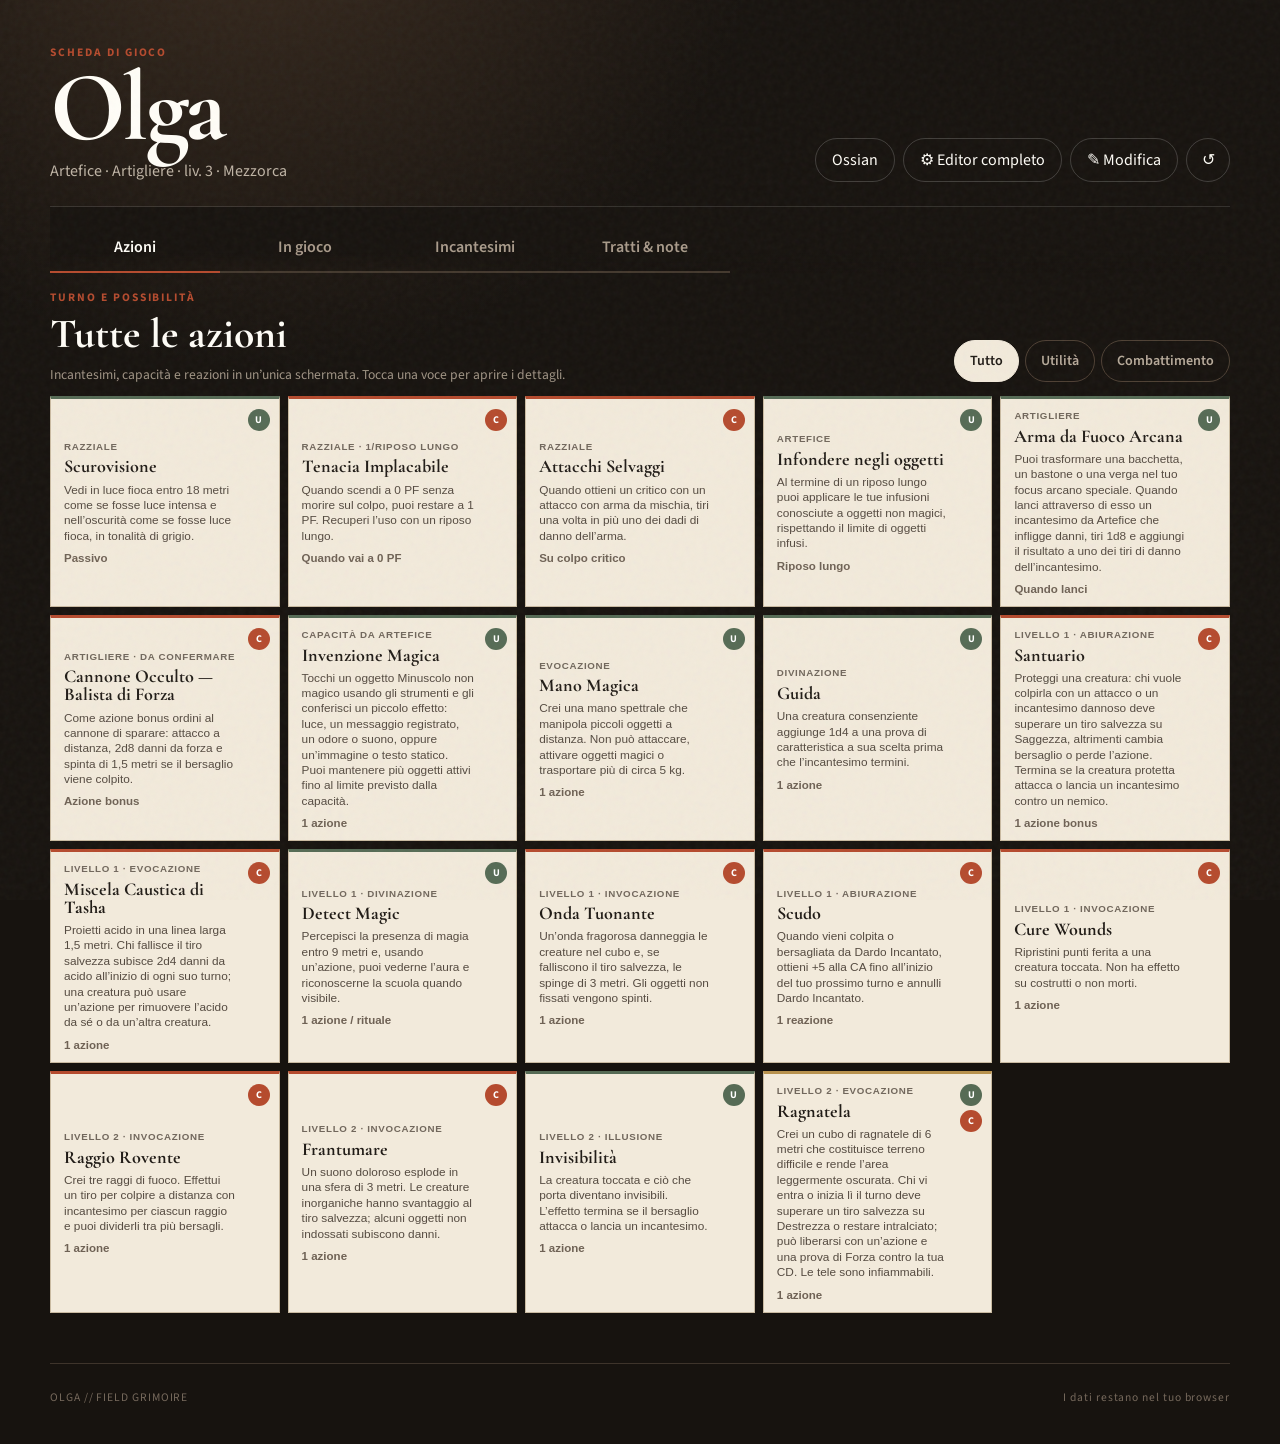
<file: index.html>
<!doctype html>
<html lang="it">
<head>
  <meta charset="utf-8">
  <meta name="viewport" content="width=device-width,initial-scale=1,viewport-fit=cover">
  <meta name="theme-color" content="#17130f">
  <meta name="description" content="Scheda rapida di Olga per Dungeons & Dragons">
  <title>Olga — Scheda D&D</title>
  <link rel="preconnect" href="https://fonts.googleapis.com">
  <link rel="preconnect" href="https://fonts.gstatic.com" crossorigin>
  <link href="https://fonts.googleapis.com/css2?family=Cormorant+Garamond:wght@600;700&family=Source+Sans+3:wght@400;500;600;700&display=swap" rel="stylesheet">
  <link rel="stylesheet" href="styles.css?v=20260829-2">
  <link rel="stylesheet" href="sheet-editor.css?v=2">
</head>
<body>
  <div class="grain" aria-hidden="true"></div>
  <header class="topbar">
    <div>
      <p class="eyebrow">Scheda di gioco</p>
      <h1 id="character-name">Olga</h1>
      <p class="subtitle" id="character-meta">Artefice · Artigliere · Mezzorca</p>
    </div>
    <div class="header-actions">
      <a class="icon-button" href="ossian/" style="display:grid;place-items:center;text-decoration:none">Ossian</a>
      <button class="icon-button" id="full-editor-button" type="button">⚙ <span>Editor completo</span></button>
      <button class="icon-button" id="edit-button" type="button" aria-label="Modifica scheda">✎ <span>Modifica</span></button>
      <button class="icon-button quiet" id="reset-button" type="button" aria-label="Ripristina dati iniziali">↺</button>
    </div>
  </header>

  <nav class="tabs" aria-label="Sezioni della scheda">
    <button class="tab active" data-tab="actions" type="button">Azioni</button>
    <button class="tab" data-tab="overview" type="button">In gioco</button>
    <button class="tab" data-tab="spells" type="button">Incantesimi</button>
    <button class="tab" data-tab="traits" type="button">Tratti & note</button>
  </nav>

  <main>
    <section class="panel active" id="actions" aria-labelledby="actions-heading">
      <div class="actions-head">
        <div><p class="eyebrow">Turno e possibilità</p><h2 id="actions-heading">Tutte le azioni</h2><p class="section-copy">Incantesimi, capacità e reazioni in un’unica schermata. Tocca una voce per aprire i dettagli.</p></div>
        <div class="action-filters" id="action-filters" aria-label="Filtra le azioni">
          <button class="action-filter active" data-action-filter="all" type="button">Tutto</button>
          <button class="action-filter" data-action-filter="utility" type="button">Utilità</button>
          <button class="action-filter" data-action-filter="combat" type="button">Combattimento</button>
        </div>
      </div>
      <div class="action-board" id="action-board"></div>
    </section>

    <section class="panel" id="overview" aria-labelledby="overview-heading">
      <h2 id="overview-heading" class="sr-only">Riepilogo in gioco</h2>
      <div class="vitals-grid">
        <article class="vital hp-card">
          <div class="vital-label">Punti ferita</div>
          <div class="counter-row">
            <button class="counter-button" data-counter="hp" data-delta="-1" aria-label="Riduci punti ferita">−</button>
            <strong><span id="hp-current">25</span><small>/ <span id="hp-max">25</span></small></strong>
            <button class="counter-button" data-counter="hp" data-delta="1" aria-label="Aumenta punti ferita">+</button>
          </div>
          <div class="hp-track"><span id="hp-fill"></span></div>
        </article>
        <article class="vital"><div class="vital-label">Classe Armatura</div><strong id="armor-class">14</strong><small>CA</small></article>
        <article class="vital"><div class="vital-label">Iniziativa</div><strong id="initiative">+2</strong><small>Destrezza</small></article>
        <article class="vital"><div class="vital-label">Velocità</div><strong id="speed">9 m</strong><small>per turno</small></article>
      </div>

      <div class="section-heading"><div><p class="eyebrow">Colpo d’occhio</p><h2>Caratteristiche</h2></div><span class="hint">Tocca una voce per i dettagli</span></div>
      <div class="abilities" id="abilities-list"></div>

      <div class="two-column">
        <article class="paper-card">
          <div class="card-heading"><div><p class="eyebrow">Combattimento</p><h2>Numeri rapidi</h2></div></div>
          <dl class="quick-list" id="quick-stats"></dl>
        </article>
        <article class="paper-card">
          <div class="card-heading"><div><p class="eyebrow">Promemoria</p><h2>Competenze</h2></div></div>
          <div class="tag-list" id="skills-list"></div>
        </article>
      </div>
    </section>

    <section class="panel" id="spells" aria-labelledby="spells-heading">
      <div class="spell-header">
        <div><p class="eyebrow">Grimorio rapido</p><h2 id="spells-heading">Incantesimi</h2><p class="section-copy">Tocca un incantesimo per vedere cosa fa, tiro, durata e concentrazione.</p><a class="compendium-link" href="https://dungeonedraghi.it/compendio/incantesimi/" target="_blank" rel="noopener noreferrer">Apri il compendio completo ↗</a></div>
        <div class="casting-box"><span>CD</span><strong id="spell-dc">13</strong><span>Attacco</span><strong id="spell-attack">+5</strong></div>
      </div>
      <div class="slot-board" id="slot-board"></div>
      <div class="spell-filters" id="spell-filters" aria-label="Filtri incantesimi"></div>
      <div class="spell-groups" id="spell-groups"></div>
      <p class="rules-note">Descrizioni sintetiche per il tavolo, basate sulle regole 5e. In caso di differenze fa fede il manuale usato dal tuo DM.</p>
    </section>

    <section class="panel" id="traits" aria-labelledby="traits-heading">
      <div class="section-heading"><div><p class="eyebrow">Identità e capacità</p><h2 id="traits-heading">Tratti & note</h2></div></div>
      <div class="traits-layout">
        <div class="trait-stack" id="traits-list"></div>
        <article class="paper-card session-notes"><div class="card-heading"><div><p class="eyebrow">Sessione</p><h2>Appunti veloci</h2></div></div><textarea id="session-notes" placeholder="PNG incontrati, indizi, promesse, tesori…" aria-label="Appunti della sessione"></textarea><p class="autosave">Salvataggio automatico su questo dispositivo</p></article>
      </div>
    </section>
  </main>

  <dialog id="detail-dialog">
    <button class="dialog-close" type="button" aria-label="Chiudi">×</button>
    <div id="dialog-content"></div>
  </dialog>

  <dialog id="edit-dialog">
    <button class="dialog-close" type="button" aria-label="Chiudi">×</button>
    <div class="dialog-title"><p class="eyebrow">Personalizza</p><h2>Modifica scheda</h2></div>
    <form id="edit-form">
      <div class="form-grid">
        <label>Nome<input name="name" required></label>
        <label>Classe / sottoclasse<input name="className"></label>
        <label>Razza<input name="race"></label>
        <label>Livello<input name="level" inputmode="numeric" type="number" min="1" max="20"></label>
        <label>PF attuali<input name="hpCurrent" inputmode="numeric" type="number" min="0"></label>
        <label>PF massimi<input name="hpMax" inputmode="numeric" type="number" min="1"></label>
        <label>Classe Armatura<input name="armorClass" inputmode="numeric" type="number"></label>
        <label>Velocità<input name="speed"></label>
        <label>CD incantesimi<input name="spellDc" inputmode="numeric" type="number"></label>
        <label>Bonus attacco magico<input name="spellAttack"></label>
      </div>
      <p class="form-note">Questa prima versione permette di correggere i dati principali. Gli appunti sono sempre modificabili dalla relativa sezione.</p>
      <button class="primary-button" type="submit">Salva modifiche</button>
    </form>
  </dialog>

  <footer><span>OLGA // FIELD GRIMOIRE</span><span>I dati restano nel tuo browser</span></footer>
  <script src="data.js?v=20260829-2"></script>
  <script src="app.js?v=20260829-3"></script>
  <script>window.SHEET_EDITOR_CONFIG={name:"Olga",key:"olga-dnd-sheet-v1",data:window.OLGA_DATA,buttonId:"full-editor-button",categories:true};window.DND_GITHUB_CONFIG={api:"https://multica-vps.tail3d6b6a.ts.net:10000",character:"olga",localKey:"olga-dnd-sheet-v1"}</script>
  <script src="sheet-editor.js?v=2"></script>
  <script src="github-save.js?v=1"></script>
</body>
</html>
</file>
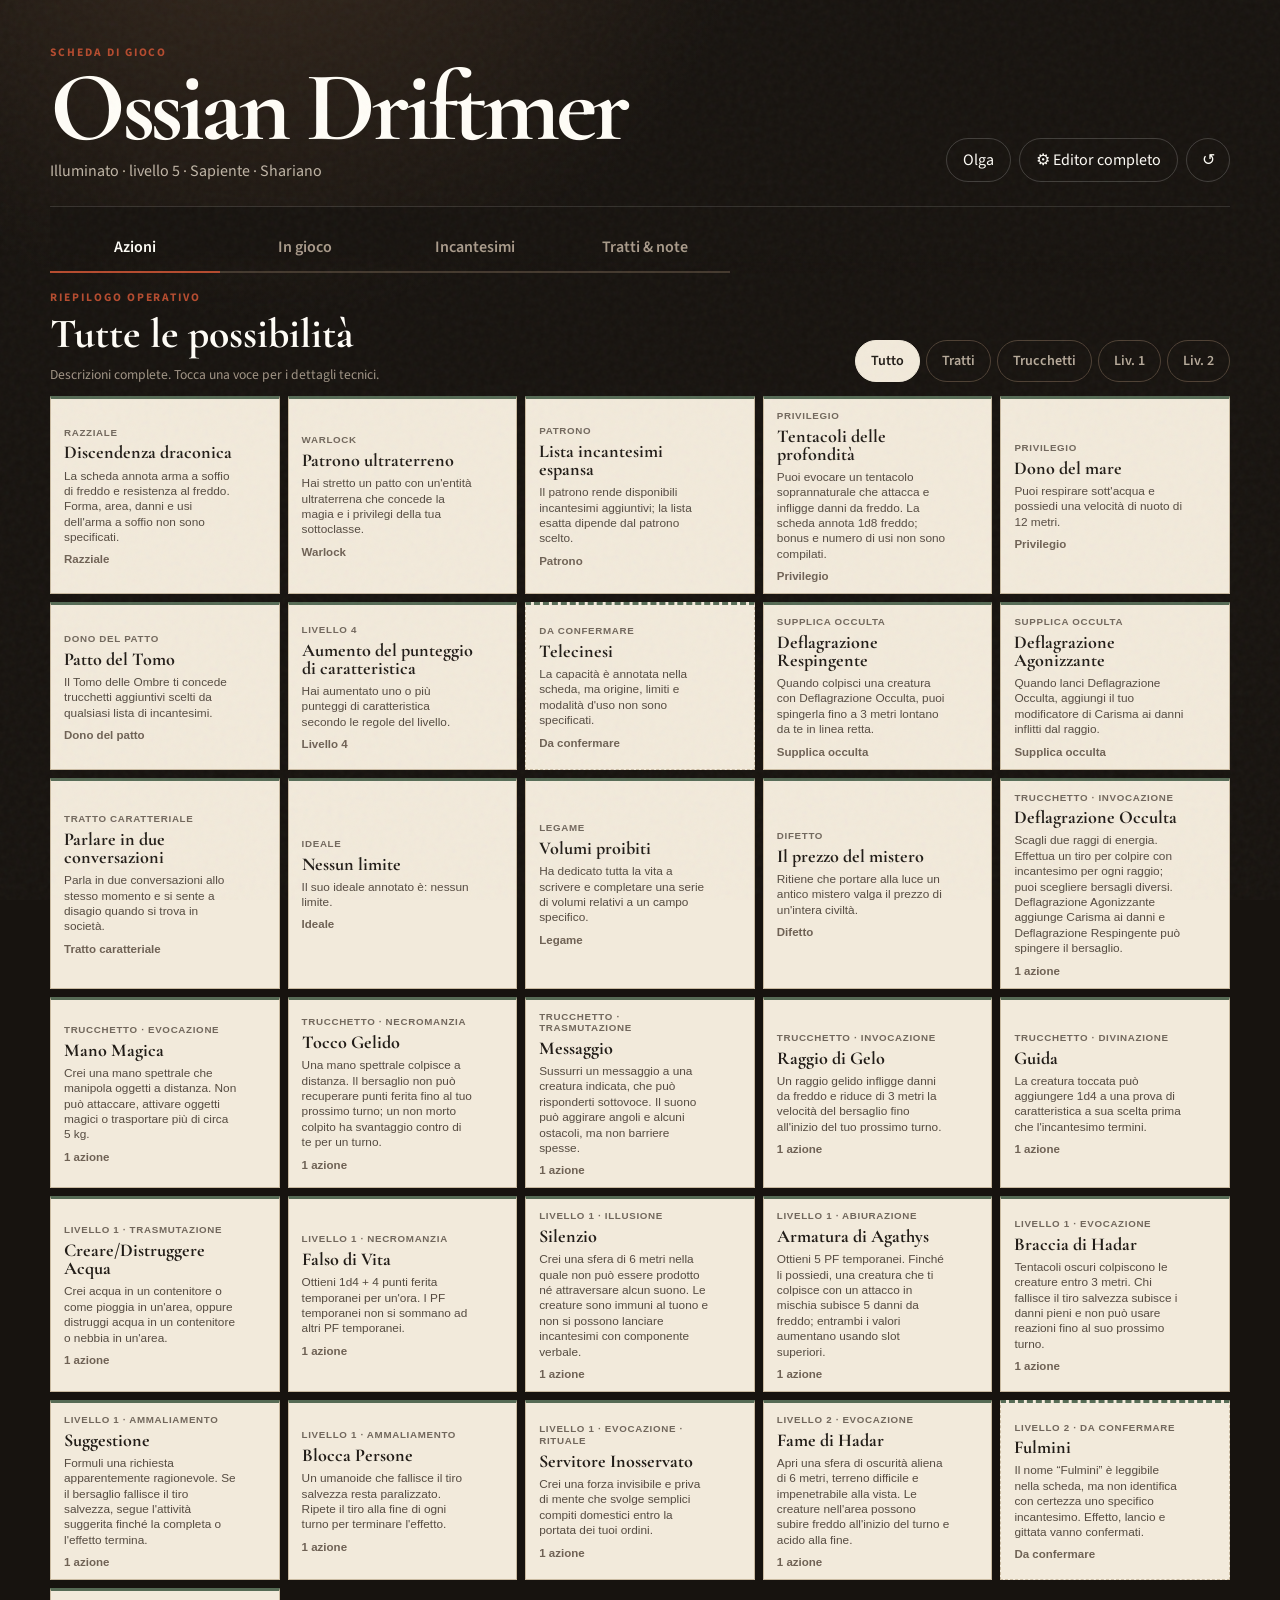
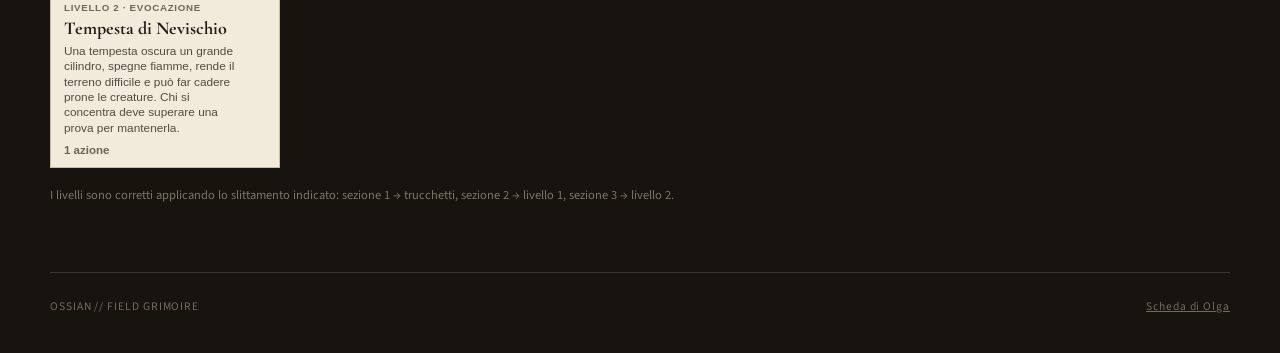
<file: ossian/index.html>
<!doctype html>
<html lang="it">
<head>
  <meta charset="utf-8">
  <meta name="viewport" content="width=device-width,initial-scale=1,viewport-fit=cover">
  <meta name="theme-color" content="#17130f">
  <meta name="description" content="Scheda interattiva di Ossian Driftmer per Dungeons & Dragons">
  <title>Ossian Driftmer — Scheda D&D</title>
  <link rel="preconnect" href="https://fonts.googleapis.com">
  <link rel="preconnect" href="https://fonts.gstatic.com" crossorigin>
  <link href="https://fonts.googleapis.com/css2?family=Cormorant+Garamond:wght@600;700&family=Source+Sans+3:wght@400;500;600;700&display=swap" rel="stylesheet">
  <link rel="stylesheet" href="../styles.css?v=20260829-2">
  <link rel="stylesheet" href="../sheet-editor.css?v=2">
  <link rel="stylesheet" href="ossian.css?v=1">
</head>
<body>
  <div class="grain" aria-hidden="true"></div>
  <header class="topbar">
    <div><p class="eyebrow">Scheda di gioco</p><h1 id="character-name">Ossian Driftmer</h1><p class="subtitle" id="character-meta"></p></div>
    <div class="header-actions"><a class="icon-button home-link" href="../">Olga</a><button class="icon-button" id="full-editor-button" type="button">⚙ <span>Editor completo</span></button><button class="icon-button quiet" id="reset-button" type="button" aria-label="Ripristina">↺</button></div>
  </header>
  <nav class="tabs" aria-label="Sezioni della scheda">
    <button class="tab active" data-tab="actions" type="button">Azioni</button>
    <button class="tab" data-tab="overview" type="button">In gioco</button>
    <button class="tab" data-tab="spells" type="button">Incantesimi</button>
    <button class="tab" data-tab="traits" type="button">Tratti & note</button>
  </nav>
  <main>
    <section class="panel active" id="actions">
      <div class="actions-head">
        <div><p class="eyebrow">Riepilogo operativo</p><h2>Tutte le possibilità</h2><p class="section-copy">Descrizioni complete. Tocca una voce per i dettagli tecnici.</p></div>
        <div class="action-filters" aria-label="Filtra"><button class="action-filter active" data-filter="all">Tutto</button><button class="action-filter" data-filter="trait">Tratti</button><button class="action-filter" data-filter="0">Trucchetti</button><button class="action-filter" data-filter="1">Liv. 1</button><button class="action-filter" data-filter="2">Liv. 2</button></div>
      </div>
      <div class="action-board" id="action-board"></div>
      <p class="rules-note">I livelli sono corretti applicando lo slittamento indicato: sezione 1 → trucchetti, sezione 2 → livello 1, sezione 3 → livello 2.</p>
    </section>
    <section class="panel" id="overview">
      <div class="vitals-grid ossian-vitals">
        <article class="vital hp-card"><span class="vital-label">Punti ferita</span><div class="counter-row"><button class="counter-button" data-counter="hp" data-delta="-1">−</button><strong><span id="hp-current"></span><small>/<span id="hp-max"></span></small></strong><button class="counter-button" data-counter="hp" data-delta="1">+</button></div></article>
        <article class="vital madness-card"><span class="vital-label">Punti follia</span><div class="counter-row"><button class="counter-button" data-counter="madness" data-delta="-1">−</button><strong><span id="madness-current"></span><small>/<span id="madness-max"></span></small></strong><button class="counter-button" data-counter="madness" data-delta="1">+</button></div></article>
        <article class="vital"><span class="vital-label">Classe armatura</span><strong id="armor-class"></strong></article>
        <article class="vital"><span class="vital-label">Iniziativa</span><strong id="initiative"></strong></article>
        <article class="vital"><span class="vital-label">Velocità</span><strong id="speed"></strong></article>
      </div>
      <div class="section-heading"><div><p class="eyebrow">Caratteristiche</p><h2>Punteggi e modificatori</h2></div></div>
      <div class="abilities" id="abilities-list"></div>
      <div class="two-column"><article class="paper-card"><p class="eyebrow">Tiri salvezza</p><h3>Competenze</h3><div class="tag-list" id="saves-list"></div></article><article class="paper-card"><p class="eyebrow">Abilità</p><h3>Competenze</h3><div class="tag-list" id="skills-list"></div></article></div>
      <div class="section-heading"><div><p class="eyebrow">Risorse</p><h2>Slot incantesimo</h2></div></div><div class="slot-board" id="slot-board"></div>
    </section>
    <section class="panel" id="spells">
      <div class="spell-header"><div><p class="eyebrow">Warlock</p><h2>Incantesimi</h2><p class="section-copy">Caratteristica: Carisma · CD 15 · attacco +7</p></div><div class="casting-box"><span>CD</span><strong>15</strong><span>Attacco</span><strong>+7</strong></div></div>
      <div class="slot-board" id="spell-slot-board"></div><div class="spell-groups" id="spell-groups"></div>
    </section>
    <section class="panel" id="traits">
      <div class="section-heading"><div><p class="eyebrow">Identità e poteri</p><h2>Tratti & note</h2></div></div>
      <div class="traits-layout"><div class="trait-stack" id="traits-list"></div><article class="paper-card session-notes"><p class="eyebrow">Appunti di sessione</p><h3>Note rapide</h3><textarea id="session-notes" placeholder="Scrivi qui..."></textarea><p class="autosave">Salvataggio automatico sul dispositivo</p></article></div>
      <div class="two-column"><article class="paper-card"><p class="eyebrow">Equipaggiamento</p><div class="tag-list" id="equipment-list"></div></article><article class="paper-card"><p class="eyebrow">Lingue</p><div class="tag-list" id="languages-list"></div></article></div>
    </section>
  </main>
  <dialog id="detail-dialog"><button class="dialog-close" type="button" aria-label="Chiudi">×</button><div id="dialog-content"></div></dialog>
  <footer><span>OSSIAN // FIELD GRIMOIRE</span><span><a href="../">Scheda di Olga</a></span></footer>
  <script src="data.js?v=1"></script><script src="app.js?v=1"></script>
  <script>window.SHEET_EDITOR_CONFIG={name:"Ossian",key:"ossian-dnd-sheet-v1",data:window.OSSIAN_DATA,buttonId:"full-editor-button",categories:false};window.DND_GITHUB_CONFIG={api:"https://multica-vps.tail3d6b6a.ts.net:10000",character:"ossian",localKey:"ossian-dnd-sheet-v1"}</script><script src="../sheet-editor.js?v=2"></script><script src="../github-save.js?v=1"></script>
</body>
</html>
</file>
<file: styles.css>
:root{--ink:#211c17;--muted:#71675c;--paper:#f2eadb;--paper-2:#e6dbc7;--line:#c9baa1;--night:#17130f;--night-2:#211b15;--ember:#b54b2e;--gold:#b8924e;--moss:#566b55;--white:#fffdf7;--radius:4px;--shadow:0 18px 50px rgba(16,12,8,.22)}*{box-sizing:border-box}html{background:var(--night);scroll-behavior:smooth}body{margin:0;min-height:100vh;color:var(--ink);background:radial-gradient(circle at 20% -10%,#3b2c20 0,transparent 32rem),var(--night);font-family:"Source Sans 3",sans-serif}.grain{position:fixed;inset:0;pointer-events:none;opacity:.17;z-index:10;background-image:url("data:image/svg+xml,%3Csvg viewBox='0 0 180 180' xmlns='http://www.w3.org/2000/svg'%3E%3Cfilter id='n'%3E%3CfeTurbulence type='fractalNoise' baseFrequency='.85' numOctaves='3' stitchTiles='stitch'/%3E%3C/filter%3E%3Crect width='100%25' height='100%25' filter='url(%23n)' opacity='.24'/%3E%3C/svg%3E")}.topbar,.tabs,main,footer{width:min(1180px,calc(100% - 32px));margin-inline:auto}.topbar{display:flex;justify-content:space-between;align-items:end;padding:44px 0 24px;color:var(--white);border-bottom:1px solid rgba(255,255,255,.12)}h1,h2,h3,p{margin-top:0}h1,h2,h3{font-family:"Cormorant Garamond",serif}h1{font-size:clamp(3rem,8vw,6.2rem);line-height:.78;letter-spacing:-.04em;margin-bottom:14px}h2{font-size:2rem;line-height:1;margin-bottom:0}h3{font-size:1.35rem;margin-bottom:4px}.eyebrow{margin-bottom:8px;font-size:.72rem;font-weight:700;letter-spacing:.17em;text-transform:uppercase;color:var(--ember)}.subtitle{margin:0;color:#bfb4a5;font-size:1rem}.header-actions{display:flex;gap:8px}.icon-button,.tab,.counter-button,.filter-button,.primary-button{font:inherit;cursor:pointer}.icon-button{min-height:44px;padding:0 16px;border:1px solid rgba(255,255,255,.18);background:transparent;color:var(--white);border-radius:999px}.icon-button.quiet{width:44px;padding:0}.tabs{position:sticky;top:0;z-index:9;display:flex;gap:0;padding-top:16px;background:linear-gradient(var(--night) 70%,transparent)}.tab{flex:0 1 170px;min-height:50px;border:0;border-bottom:2px solid #44392e;background:transparent;color:#a99b8b;font-weight:600}.tab.active{color:var(--white);border-color:var(--ember)}main{padding:14px 0 50px}.panel{display:none}.panel.active{display:block}.actions-head{display:flex;align-items:end;justify-content:space-between;gap:20px;margin:2px 0 12px;color:var(--white)}.actions-head h2{font-size:2.6rem}.actions-head .section-copy{margin-bottom:0}.action-filters{display:flex;gap:6px;padding-bottom:2px}.action-filter{min-height:42px;padding:0 15px;border:1px solid #4e4034;border-radius:999px;background:transparent;color:#b7aa9a;font:600 .88rem "Source Sans 3",sans-serif;cursor:pointer}.action-filter.active{background:var(--paper);border-color:var(--paper);color:var(--ink)}.action-board{display:grid;grid-template-columns:repeat(5,minmax(0,1fr));gap:8px}.action-item{position:relative;min-height:126px;padding:11px 42px 11px 13px;border:1px solid var(--line);border-top:3px solid var(--moss);background:var(--paper);color:var(--ink);text-align:left;cursor:pointer}.action-item.combat{border-top-color:var(--ember)}.action-item.both{border-top-color:var(--gold)}.action-item:hover{background:#fff8ec;transform:translateY(-1px)}.action-item h3{margin:5px 0 7px;font-size:1.13rem;line-height:1}.action-kicker{display:block;color:var(--muted);font-size:.61rem;font-weight:700;line-height:1.2;letter-spacing:.07em;text-transform:uppercase}.action-summary{display:block;margin-bottom:8px;color:#554b41;font-size:.74rem;line-height:1.3}.action-timing{display:block;color:#6f6255;font-size:.72rem;font-weight:700}.action-marks{position:absolute;right:9px;top:10px;display:grid;gap:4px}.mark{display:grid;place-items:center;width:22px;height:22px;border-radius:50%;color:#fff;font:normal 700 .64rem "Source Sans 3",sans-serif}.utility-mark{background:var(--moss)}.combat-mark{background:var(--ember)}.vitals-grid{display:grid;grid-template-columns:2fr repeat(3,1fr);gap:12px}.vital{min-height:154px;padding:22px;background:var(--paper);border:1px solid var(--line);border-radius:var(--radius);box-shadow:inset 0 0 25px rgba(74,45,18,.06);position:relative;overflow:hidden}.vital:after,.paper-card:after,.trait-card:after{content:"";position:absolute;inset:6px;border:1px solid rgba(85,57,31,.12);pointer-events:none}.vital-label{font-size:.74rem;font-weight:700;letter-spacing:.12em;text-transform:uppercase;color:var(--muted)}.vital>strong{display:block;font-family:"Cormorant Garamond",serif;font-size:4rem;line-height:1;margin:13px 0 2px}.vital>small{color:var(--muted)}.hp-card{background:var(--ember);color:var(--white);border-color:#d87559}.hp-card .vital-label,.hp-card small{color:#f4c6b8}.counter-row{display:grid;grid-template-columns:44px 1fr 44px;align-items:center;text-align:center;margin-top:8px}.counter-row strong{font-family:"Cormorant Garamond",serif;font-size:4.2rem;line-height:1}.counter-row small{font-size:1.4rem}.counter-button{width:44px;height:44px;border:1px solid rgba(255,255,255,.35);border-radius:50%;background:rgba(0,0,0,.1);color:var(--white);font-size:1.5rem}.hp-track{height:4px;margin-top:11px;background:rgba(0,0,0,.2)}.hp-track span{display:block;height:100%;background:var(--white);transition:width .25s ease}.section-heading,.spell-header{display:flex;align-items:end;justify-content:space-between;margin:38px 0 15px;color:var(--white)}.section-heading .eyebrow,.spell-header .eyebrow{margin-bottom:5px}.hint,.section-copy{color:#9f9384;font-size:.85rem}.abilities{display:grid;grid-template-columns:repeat(6,1fr);gap:10px}.ability{position:relative;min-height:126px;padding:16px;background:var(--paper);border:1px solid var(--line);border-radius:var(--radius);text-align:center;cursor:pointer}.ability:hover{transform:translateY(-2px);border-color:var(--gold)}.ability-name{font-size:.7rem;font-weight:700;letter-spacing:.11em;color:var(--muted)}.ability-score{font-family:"Cormorant Garamond",serif;font-size:3.4rem;line-height:1}.ability-mod{display:inline-grid;place-items:center;width:42px;height:42px;margin-top:3px;border:1px solid var(--ink);border-radius:50%;font-weight:700}.two-column,.traits-layout{display:grid;grid-template-columns:1fr 1fr;gap:14px;margin-top:14px}.paper-card,.trait-card{position:relative;padding:24px;background:var(--paper);border:1px solid var(--line);border-radius:var(--radius);box-shadow:var(--shadow)}.card-heading{padding-bottom:15px;border-bottom:1px solid var(--line)}.quick-list{margin:0}.quick-list div{display:flex;justify-content:space-between;gap:20px;padding:11px 0;border-bottom:1px dotted var(--line)}.quick-list dt{color:var(--muted)}.quick-list dd{margin:0;font-weight:700}.tag-list{display:flex;flex-wrap:wrap;gap:8px;padding-top:17px}.tag{padding:8px 12px;border:1px solid var(--line);background:#e9decc;border-radius:999px;font-size:.88rem;font-weight:600}.spell-header{align-items:center}.spell-header h2{font-size:3.4rem}.section-copy{margin:9px 0 0;max-width:540px}.compendium-link{display:inline-block;margin-top:13px;color:#d6b06a;font-size:.88rem;font-weight:700;text-decoration:none;border-bottom:1px solid rgba(214,176,106,.45)}.compendium-link:hover{color:#f1cf8f;border-color:currentColor}.casting-box{display:grid;grid-template-columns:auto auto;gap:3px 12px;align-items:baseline;padding:13px 18px;border:1px solid #59493b;color:#baa995}.casting-box strong{font-family:"Cormorant Garamond",serif;font-size:2rem;color:var(--white)}.slot-board{display:grid;grid-template-columns:repeat(2,minmax(0,260px));gap:10px;margin-bottom:18px}.slot-level{padding:14px 16px;background:#282119;border:1px solid #44382d;color:var(--white)}.slot-top{display:flex;justify-content:space-between;margin-bottom:10px}.slot-top span{color:#a99a89;font-size:.8rem}.slot-pips{display:flex;gap:8px}.slot-pip{width:32px;height:32px;border:1px solid #7b6955;border-radius:50%;background:transparent;cursor:pointer}.slot-pip.used{background:var(--ember);border-color:var(--ember);box-shadow:inset 0 0 0 5px #282119}.spell-filters{display:flex;gap:8px;overflow:auto;padding:4px 0 14px}.filter-button{white-space:nowrap;min-height:40px;padding:0 14px;border:1px solid #4f4337;border-radius:999px;background:transparent;color:#b7aa9a}.filter-button.active{background:var(--paper);border-color:var(--paper);color:var(--ink)}.spell-groups{display:grid;gap:20px}.spell-level-title{display:flex;align-items:center;gap:12px;color:var(--white);margin:12px 0}.spell-level-title span{font-size:.75rem;text-transform:uppercase;letter-spacing:.13em;color:#938575}.spell-grid{display:grid;grid-template-columns:repeat(3,1fr);gap:10px}.spell-card{min-height:154px;padding:18px;text-align:left;border:1px solid var(--line);background:var(--paper);color:var(--ink);cursor:pointer;position:relative}.spell-card:hover{border-color:var(--gold);background:#f7f0e4}.spell-meta{display:flex;gap:7px;flex-wrap:wrap;margin-top:14px}.spell-badge{font-size:.7rem;padding:4px 7px;border:1px solid var(--line);border-radius:999px;color:var(--muted)}.uncertain{color:#8a4d22}.rules-note{color:#817364;font-size:.78rem;margin:18px 0}.traits-layout{grid-template-columns:1.15fr .85fr}.trait-stack{display:grid;gap:10px}.trait-card{box-shadow:none}.trait-card p{margin-bottom:0;color:#5e5449}.session-notes textarea{display:block;width:100%;min-height:350px;padding:18px 0;border:0;resize:vertical;background:transparent;color:var(--ink);font:1rem/1.6 "Source Sans 3",sans-serif;outline:none}.autosave{margin:0;color:var(--muted);font-size:.78rem}dialog{width:min(650px,calc(100% - 24px));max-height:88vh;overflow:auto;padding:32px;border:1px solid #6d5a45;border-radius:var(--radius);background:var(--paper);color:var(--ink);box-shadow:0 30px 90px rgba(0,0,0,.6)}dialog::backdrop{background:rgba(11,8,6,.82);backdrop-filter:blur(3px)}.dialog-close{position:absolute;right:12px;top:10px;width:44px;height:44px;border:0;background:transparent;font-size:2rem;cursor:pointer}.detail-meta{display:flex;gap:8px;flex-wrap:wrap;margin:12px 0 20px}.detail-summary{font-size:1.1rem;line-height:1.55}.detail-grid{display:grid;grid-template-columns:1fr 1fr;gap:8px;margin-top:22px}.detail-grid div{padding:10px;border-top:1px solid var(--line)}.detail-grid span{display:block;font-size:.72rem;text-transform:uppercase;color:var(--muted)}.external-link{display:flex;align-items:center;justify-content:center;min-height:48px;margin-top:24px;padding:10px 16px;background:var(--night);color:var(--white);font-weight:700;text-decoration:none;border:1px solid var(--night)}.external-link:hover{background:var(--ember);border-color:var(--ember)}.dialog-title h2{font-size:2.5rem}.form-grid{display:grid;grid-template-columns:1fr 1fr;gap:12px}.form-grid label{font-size:.76rem;font-weight:700;text-transform:uppercase;letter-spacing:.06em;color:var(--muted)}.form-grid input{display:block;width:100%;margin-top:5px;padding:12px;border:1px solid var(--line);background:#fffaf0;font:1rem "Source Sans 3",sans-serif}.form-note{font-size:.82rem;color:var(--muted)}.primary-button{min-height:48px;padding:0 22px;border:0;background:var(--ember);color:white;font-weight:700}footer{display:flex;justify-content:space-between;padding:25px 0 38px;border-top:1px solid #3e342b;color:#76695c;font-size:.72rem;letter-spacing:.08em}.sr-only{position:absolute;width:1px;height:1px;padding:0;margin:-1px;overflow:hidden;clip:rect(0,0,0,0);white-space:nowrap;border:0}:focus-visible{outline:3px solid var(--gold);outline-offset:2px}@media(max-width:1050px){.action-board{grid-template-columns:repeat(4,minmax(0,1fr))}}@media(max-width:800px){.actions-head{align-items:start}.action-board{grid-template-columns:repeat(3,minmax(0,1fr))}.topbar{padding-top:30px}.icon-button span{display:none}.tabs{width:100%;padding-inline:16px}.tab{flex:1}.vitals-grid{grid-template-columns:1fr 1fr}.hp-card{grid-column:1/-1}.abilities{grid-template-columns:repeat(3,1fr)}.two-column,.traits-layout{grid-template-columns:1fr}.spell-grid{grid-template-columns:1fr 1fr}.spell-header{align-items:end}.section-heading .hint{display:none}}@media(max-width:520px){.topbar,main,footer{width:min(100% - 20px,1180px)}h1{font-size:4rem}.actions-head{display:block}.actions-head h2{font-size:2rem}.actions-head .section-copy{display:none}.action-filters{margin:10px 0}.action-filter{flex:1;padding:0 8px}.action-board{grid-template-columns:repeat(2,minmax(0,1fr));gap:6px}.action-item{min-height:116px;padding:9px 34px 9px 10px}.action-item h3{font-size:1rem}.action-marks{right:6px;top:7px}.mark{width:20px;height:20px}.vital{min-height:128px;padding:16px}.vital>strong{font-size:3rem}.abilities{gap:6px}.ability{min-height:110px;padding:12px 6px}.ability-score{font-size:2.8rem}.spell-header{display:block}.casting-box{margin-top:16px;width:max-content}.slot-board,.spell-grid{grid-template-columns:1fr}.form-grid{grid-template-columns:1fr}.paper-card,.trait-card{padding:20px}.counter-row strong{font-size:3.6rem}footer{display:block}footer span{display:block;margin-top:6px}}@media(prefers-reduced-motion:reduce){*{scroll-behavior:auto!important;transition:none!important}}
</file>
<file: sheet-editor.css>
.sheet-editor{width:min(1120px,calc(100% - 20px));height:min(900px,94vh);max-height:94vh;padding:0;background:#f2eadb}.se-shell{display:grid;grid-template-rows:auto auto 1fr auto;height:100%}.se-header{display:flex;justify-content:space-between;align-items:center;padding:22px 26px 16px;border-bottom:1px solid var(--line)}.se-header h2{font-size:2.35rem}.se-header .eyebrow{margin-bottom:4px}.se-close{width:44px;height:44px;border:0;background:transparent;font-size:2rem;cursor:pointer}.se-nav{display:flex;gap:4px;padding:8px 18px;border-bottom:1px solid var(--line);overflow:auto}.se-nav button{white-space:nowrap;padding:10px 13px;border:0;border-bottom:2px solid transparent;background:transparent;color:var(--muted);font-weight:700;cursor:pointer}.se-nav button.active{color:var(--ink);border-color:var(--ember)}.se-content{overflow:auto;padding:22px 26px}.se-intro{display:flex;align-items:center;justify-content:space-between;gap:20px;margin-bottom:16px}.se-intro h3{font-size:1.7rem;margin-bottom:3px}.se-intro p{margin:0;color:var(--muted)}.se-grid{display:grid;grid-template-columns:repeat(3,minmax(0,1fr));gap:12px}.se-field{display:block;font-size:.75rem;font-weight:700;text-transform:uppercase;letter-spacing:.04em;color:var(--muted)}.se-field input,.se-field textarea{display:block;width:100%;margin-top:5px;padding:11px;border:1px solid var(--line);background:#fffaf0;color:var(--ink);font:1rem "Source Sans 3",sans-serif;text-transform:none;letter-spacing:0}.se-field textarea{min-height:95px;resize:vertical}.se-wide{margin-top:12px}.se-cards{display:grid;gap:12px}.se-card{padding:16px;border:1px solid var(--line);background:#ebe0ce}.se-card-head{display:flex;align-items:center;justify-content:space-between;margin-bottom:12px}.se-card-head strong{font-family:"Cormorant Garamond",serif;font-size:1.35rem}.se-delete{border:0;background:transparent;color:#9b3d28;font-weight:700;cursor:pointer}.se-add,.se-secondary,.se-primary{min-height:42px;padding:0 15px;border:1px solid var(--line);font-weight:700;cursor:pointer}.se-add,.se-secondary{background:#fffaf0;color:var(--ink)}.se-primary{background:var(--ember);border-color:var(--ember);color:#fff}.se-github{background:#24292f;border-color:#24292f}.se-check-row{display:flex;flex-wrap:wrap;gap:15px;margin-top:12px}.se-check{display:flex;align-items:center;gap:7px;font-size:.88rem;font-weight:600}.se-check input{width:18px;height:18px}.se-json{width:100%;min-height:580px;padding:16px;border:1px solid var(--line);background:#211b15;color:#f3eadb;font:13px/1.5 ui-monospace,monospace;tab-size:2}.se-footer{display:flex;align-items:center;gap:15px;padding:12px 26px;border-top:1px solid var(--line);background:#e9decc}.se-status{flex:1;color:var(--muted);font-size:.85rem;text-align:center}@media(max-width:760px){.sheet-editor{width:100%;height:100%;max-height:100%;border:0}.se-header{padding:16px}.se-header h2{font-size:1.8rem}.se-content{padding:16px}.se-grid{grid-template-columns:1fr}.se-intro{align-items:flex-start}.se-footer{padding:10px}.se-secondary{display:none}.se-primary{margin-left:auto}.se-card{padding:12px}}
</file>
<file: ossian/ossian.css>
.home-link{display:grid;place-items:center;text-decoration:none}.ossian-vitals{grid-template-columns:1.45fr 1.25fr repeat(3,1fr)}.madness-card{background:#51405f;color:var(--white);border-color:#806b91}.madness-card .vital-label{color:#d8cce0}.madness-card .counter-button{border-color:#aa98b8}.ossian-vitals .vital{min-height:145px}.ossian-vitals .counter-row strong{font-size:3.7rem}.action-filters{flex-wrap:wrap}.action-item.uncertain-action{border-style:dashed}.detail-warning{padding:10px 12px;background:#e8d5bd;color:#78451f;font-size:.85rem}.trait-card{text-align:left;color:var(--ink);cursor:pointer}.trait-card h3{margin-bottom:8px}.trait-card p{line-height:1.45}footer a{color:inherit}.spell-grid{align-items:stretch}@media(max-width:1000px){.ossian-vitals{grid-template-columns:1fr 1fr 1fr}.hp-card,.madness-card{grid-column:auto}.action-board{grid-template-columns:repeat(3,minmax(0,1fr))}}@media(max-width:650px){.ossian-vitals{grid-template-columns:1fr 1fr}.hp-card,.madness-card{grid-column:auto}.action-board{grid-template-columns:1fr}.action-item{min-height:0}.action-filters{display:grid;grid-template-columns:repeat(3,1fr);width:100%}.action-filter{padding:0 8px}.tabs{overflow-x:auto}.tab{min-width:96px}.topbar h1{font-size:3.5rem}}
</file>
